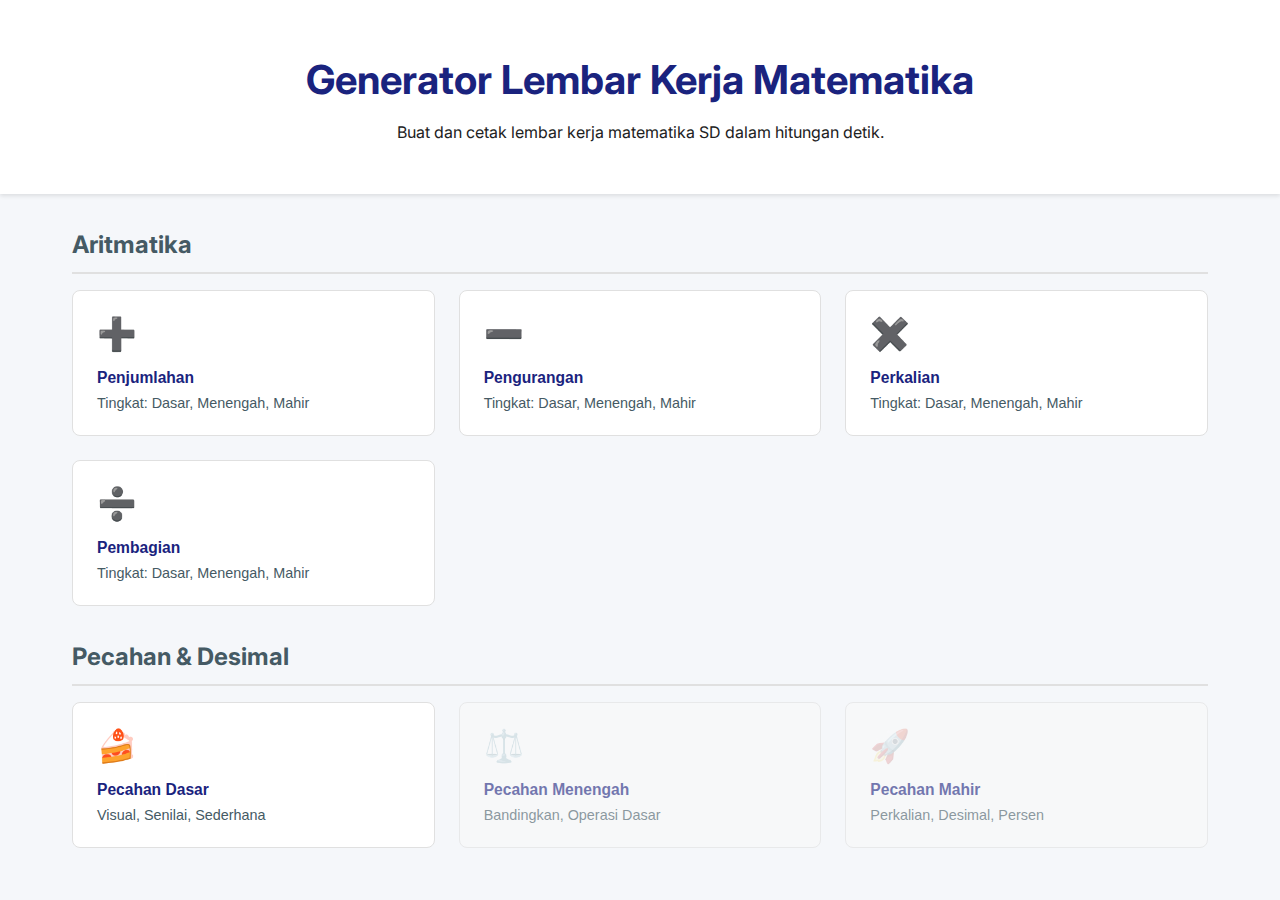
<file: index.html>
<!DOCTYPE html>
<html lang="id">

<head>
    <meta charset="UTF-8">
    <meta name="viewport" content="width=device-width, initial-scale=1.0">
    <title>Generator Lembar Kerja Matematika SD</title>
    <link rel="stylesheet" href="style.css">
    <link rel="preconnect" href="https://fonts.googleapis.com">
    <link rel="preconnect" href="https://fonts.gstatic.com" crossorigin>
    <link
        href="https://fonts.googleapis.com/css2?family=Inter:wght@400;500;600;700&family=Roboto+Mono:wght@400;500&display=swap"
        rel="stylesheet">
</head>

<body>
    <div id="app">
        <!-- Dashboard View -->
        <main id="dashboard-view" class="view active">
            <header class="dashboard-header">
                <h1>Generator Lembar Kerja Matematika</h1>
                <p>Buat dan cetak lembar kerja matematika SD dalam hitungan detik.</p>
            </header>

            <div class="topic-grid">
                <!-- Arithmetics Section -->
                <section class="topic-category">
                    <h2>Aritmatika</h2>
                    <div class="topic-cards">
                        <button class="topic-card" onclick="app.selectTopic('arithmetic', 'addition')">
                            <span class="icon">➕</span>
                            <h3>Penjumlahan</h3>
                            <p>Tingkat: Dasar, Menengah, Mahir</p>
                        </button>
                        <button class="topic-card" onclick="app.selectTopic('arithmetic', 'subtraction')">
                            <span class="icon">➖</span>
                            <h3>Pengurangan</h3>
                            <p>Tingkat: Dasar, Menengah, Mahir</p>
                        </button>
                        <button class="topic-card" onclick="app.selectTopic('arithmetic', 'multiplication')">
                            <span class="icon">✖️</span>
                            <h3>Perkalian</h3>
                            <p>Tingkat: Dasar, Menengah, Mahir</p>
                        </button>
                        <button class="topic-card" onclick="app.selectTopic('arithmetic', 'division')">
                            <span class="icon">➗</span>
                            <h3>Pembagian</h3>
                            <p>Tingkat: Dasar, Menengah, Mahir</p>
                        </button>
                    </div>
                </section>

                <!-- Fractions Section -->
                <section class="topic-category">
                    <h2>Pecahan & Desimal</h2>
                    <div class="topic-cards">
                        <button class="topic-card" onclick="app.selectTopic('fraction', 'fundamental')">
                            <span class="icon">🍰</span>
                            <h3>Pecahan Dasar</h3>
                            <p>Visual, Senilai, Sederhana</p>
                        </button>
                        <button class="topic-card disabled" disabled>
                            <span class="icon">⚖️</span>
                            <h3>Pecahan Menengah</h3>
                            <p>Bandingkan, Operasi Dasar</p>
                        </button>
                        <button class="topic-card disabled" disabled>
                            <span class="icon">🚀</span>
                            <h3>Pecahan Mahir</h3>
                            <p>Perkalian, Desimal, Persen</p>
                        </button>
                    </div>
                </section>
            </div>
        </main>

        <!-- Generator View -->
        <main id="generator-view" class="view">
            <aside class="sidebar no-print">
                <div class="sidebar-header">
                    <button onclick="app.navigateToDashboard()" class="back-btn">← Kembali</button>
                    <h2 id="current-topic-title">Topik</h2>
                    <button id="sidebar-close" class="mobile-only close-btn" onclick="app.toggleSidebar()">✕</button>
                </div>

                <div class="config-group">
                    <label>Sub-Topik</label>
                    <div id="subtopic-chips" class="chips-container">
                        <!-- Populated by JS -->
                    </div>
                </div>

                <div class="config-group">
                    <label>Jumlah Soal</label>
                    <div id="question-count-chips" class="chips-container">
                        <!-- Populated by JS -->
                    </div>
                </div>

                <div class="config-group">
                    <label class="checkbox-label">
                        <input type="checkbox" id="include-answer-key" onchange="app.updateConfig()">
                        Sertakan Kunci Jawaban
                    </label>
                </div>

                <div class="action-buttons">
                    <button onclick="app.regenerate()" class="btn-secondary">Acak Ulang</button>
                    <button onclick="window.print()" class="btn-primary">Cetak / Simpan PDF</button>
                </div>
            </aside>

            <div class="mobile-only mobile-floating-actions no-print">
                <button class="floating-btn" onclick="app.navigateToDashboard()" title="Kembali ke Dashboard">
                    <svg viewBox="0 0 24 24" width="24" height="24" fill="currentColor">
                        <path d="M10 20v-6h4v6h5v-8h3L12 3 2 12h3v8z" />
                    </svg>
                </button>
                <button id="mobile-config-toggle" class="floating-btn" onclick="app.toggleSidebar()" title="Pengaturan">
                    <svg viewBox="0 0 24 24" width="24" height="24" fill="currentColor">
                        <path
                            d="M19.14,12.94c0.04-0.3,0.06-0.61,0.06-0.94c0-0.32-0.02-0.64-0.07-0.94l2.03-1.58c0.18-0.14,0.23-0.41,0.12-0.61 l-1.92-3.32c-0.12-0.22-0.37-0.29-0.59-0.22l-2.39,0.96c-0.5-0.38-1.03-0.7-1.62-0.94L14.4,2.81c-0.04-0.24-0.24-0.41-0.48-0.41 h-3.84c-0.24,0-0.43,0.17-0.47,0.41L9.25,5.35C8.66,5.59,8.12,5.92,7.63,6.29L5.24,5.33c-0.22-0.08-0.47,0-0.59,0.22L2.74,8.87 C2.62,9.08,2.66,9.34,2.86,9.48l2.03,1.58C4.84,11.36,4.8,11.69,4.8,12s0.02,0.64,0.07,0.94l-2.03,1.58 c-0.18,0.14-0.23,0.41-0.12,0.61l1.92,3.32c0.12,0.22,0.37,0.29,0.59,0.22l2.39-0.96c0.5,0.38,1.03,0.7,1.62,0.94l0.36,2.54 c0.05,0.24,0.24,0.41,0.48,0.41h3.84c0.24,0,0.44-0.17,0.47-0.41l0.36-2.54c0.59-0.24,1.13-0.56,1.62-0.94l2.39,0.96 c0.22,0.08,0.47,0,0.59-0.22l1.92-3.32c0.12-0.22,0.07-0.47-0.12-0.61L19.14,12.94z M12,15.6c-1.98,0-3.6-1.62-3.6-3.6 s1.62-3.6,3.6-3.6s3.6,1.62,3.6,3.6S13.98,15.6,12,15.6z" />
                    </svg>
                </button>
            </div>

            <section class="preview-area">
                <div id="worksheet-preview" class="worksheet-page">
                    <header class="worksheet-header">
                        <div class="header-left">
                            <h1 id="worksheet-title">Lembar Kerja</h1>
                            <p id="worksheet-subtitle">Topik</p>
                        </div>
                        <div class="header-right">
                            <div class="field">Nama: _________________</div>
                            <div class="field">Kelas: _________________</div>
                            <div class="field">Tanggal: _______________</div>
                        </div>
                    </header>

                    <div id="problems-container" class="problems-grid">
                        <!-- Problems injected here -->
                    </div>

                    <footer class="worksheet-footer">
                        Halaman 1 &bull; Dibuat dengan Generator Lembar Kerja Matematika
                    </footer>
                </div>

                <div id="answer-key-page" class="worksheet-page answer-key" style="display: none;">
                    <header class="worksheet-header">
                        <h1>Kunci Jawaban</h1>
                        <p id="answer-key-subtitle">Topik</p>
                    </header>

                    <div id="answers-container" class="answers-grid">
                        <!-- Answers injected here -->
                    </div>

                    <footer class="worksheet-footer">
                        Kunci Jawaban &bull; Dibuat dengan Generator Lembar Kerja Matematika
                    </footer>
                </div>
            </section>
        </main>
    </div>

    <script src="generators/fraction.js"></script>
    <script src="generators/arithmetic.js"></script>
    <script src="app.js"></script>
</body>

</html>
</file>
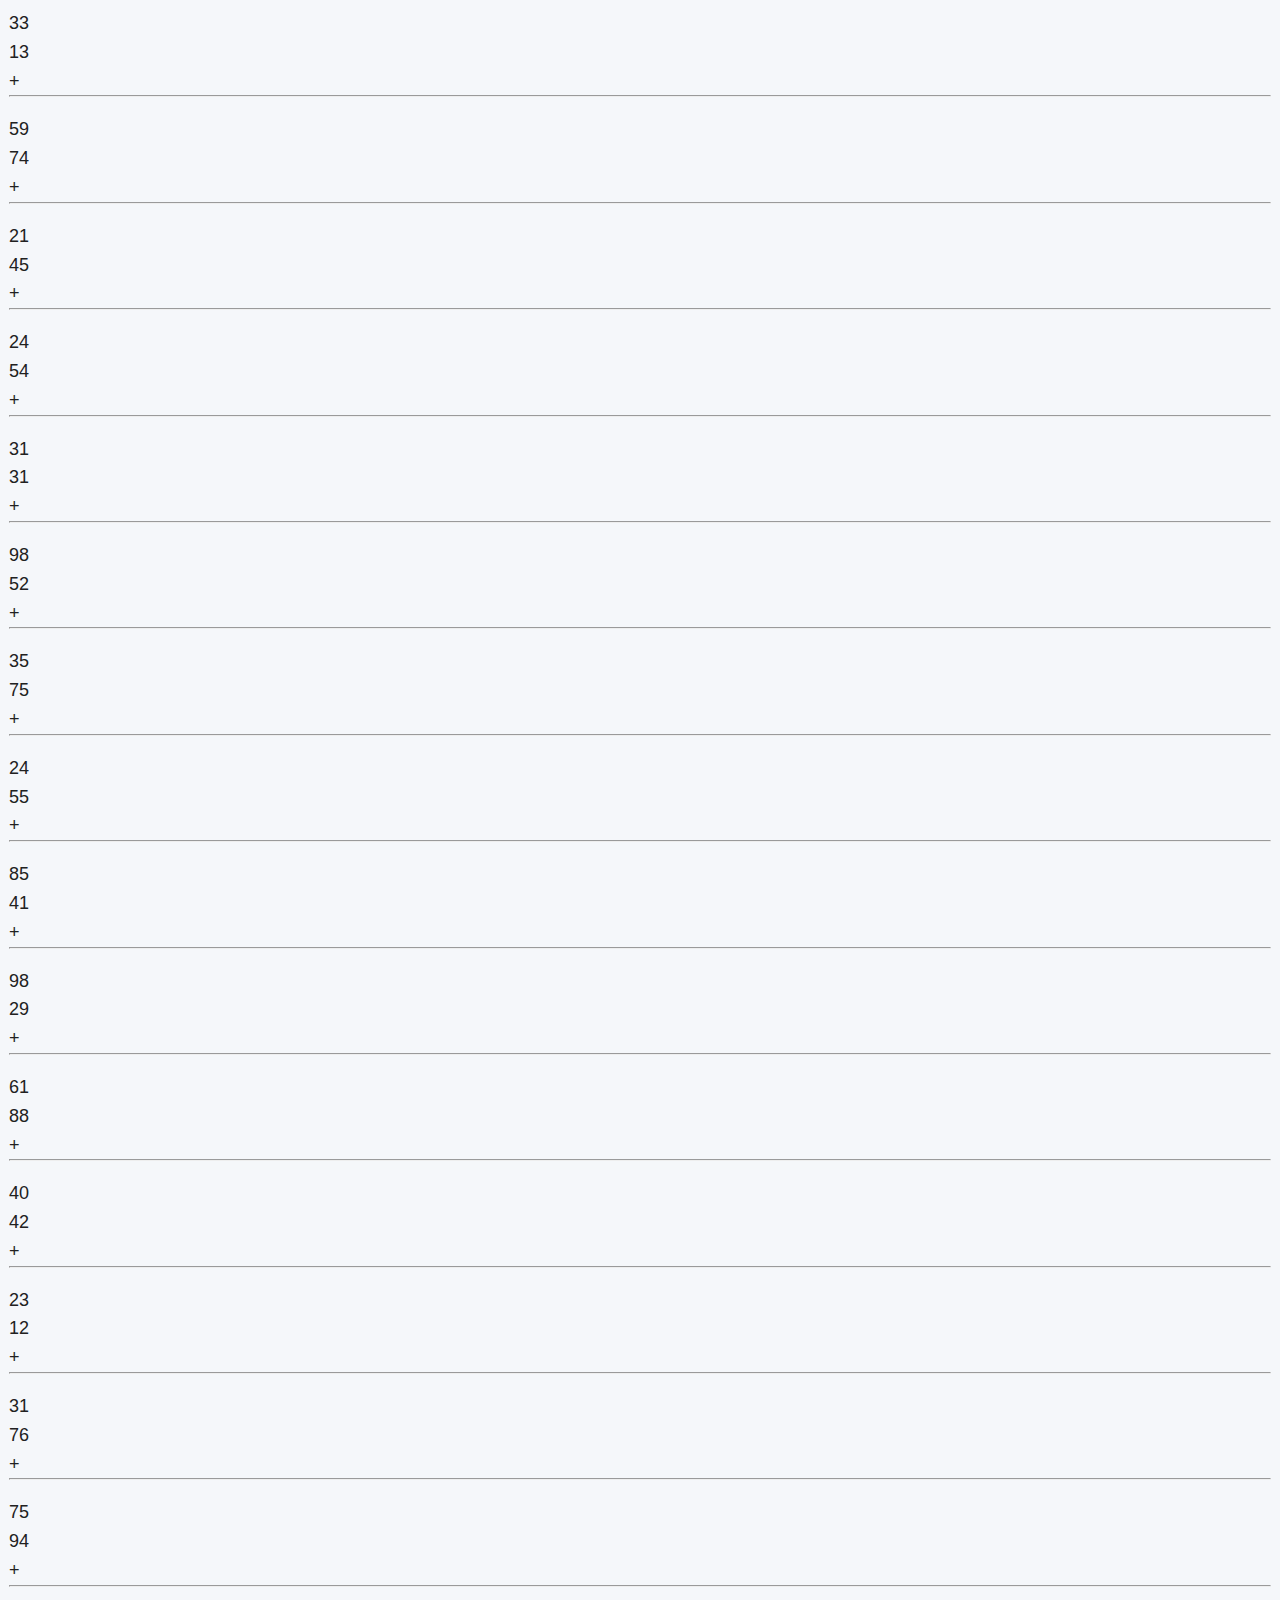
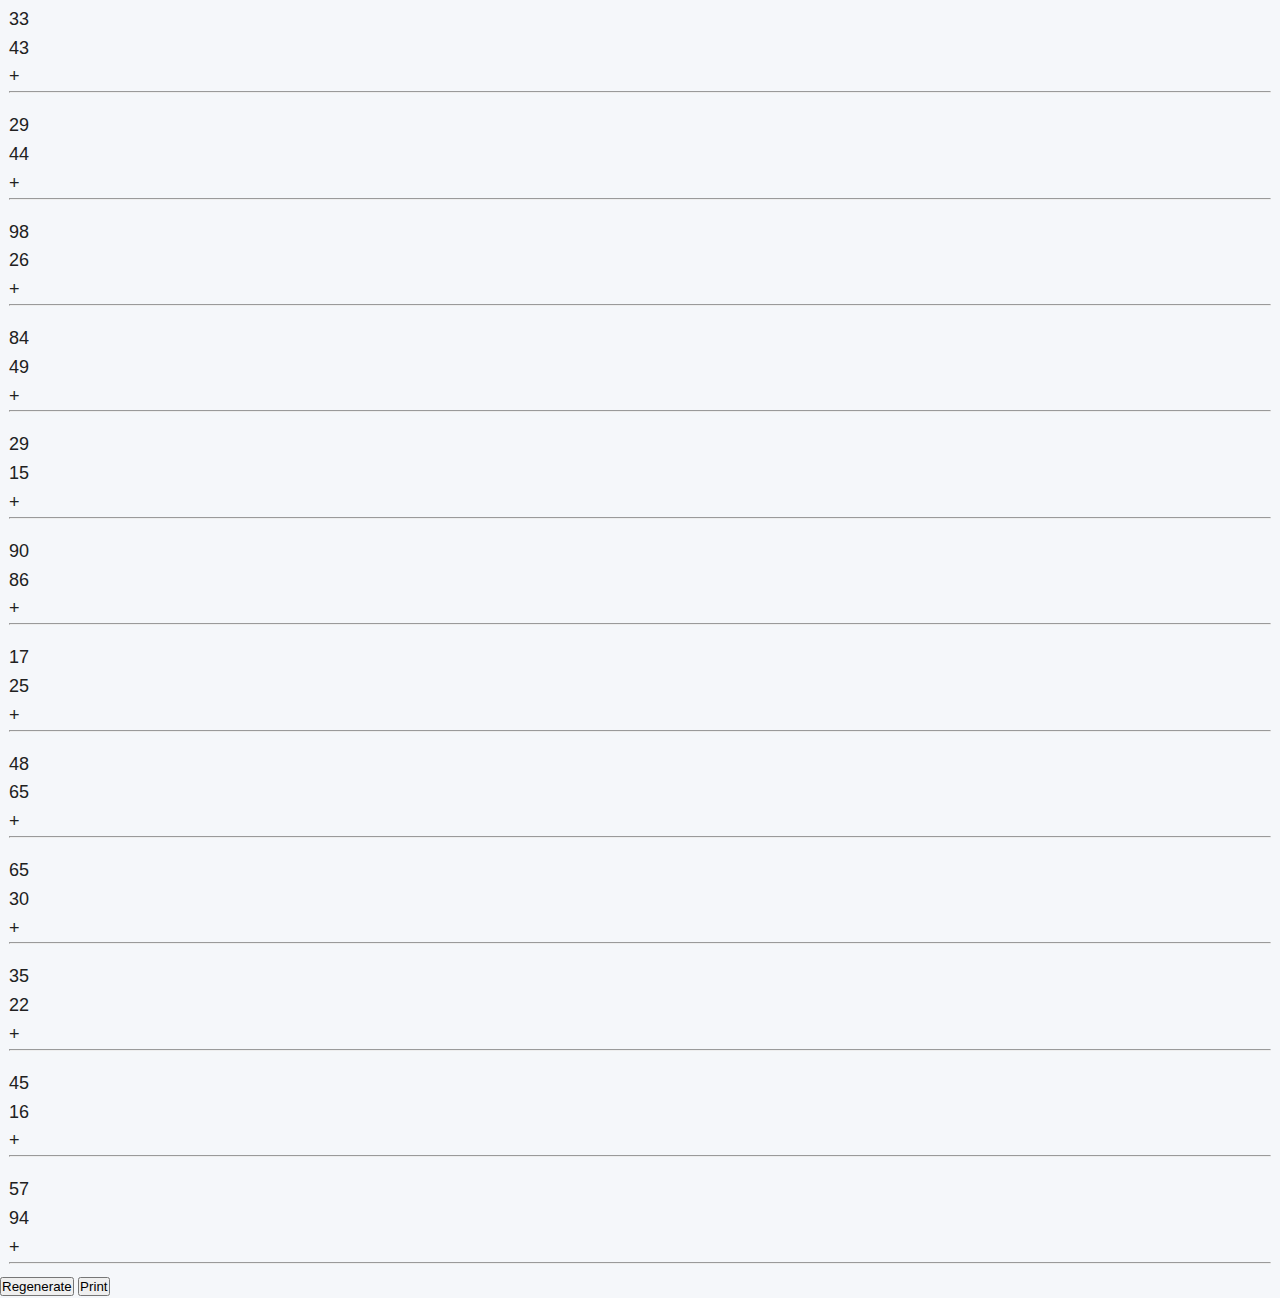
<file: addition.html>
<!DOCTYPE html>
<html lang="en">
<head>
    <meta charset="UTF-8">
    <meta name="viewport" content="width=device-width, initial-scale=1.0">
    <title>Addition Worksheet</title>
    <link rel="stylesheet" href="style.css">
    <script src="addition.js"></script>
</head>
<body onload="generateProblems()">
    <div id="worksheet">
        <!-- Problems will be generated here by JS -->
    </div>
    <div class="buttons">
        <button onclick="generateProblems()">Regenerate</button>
        <button onclick="printWorksheet()">Print</button>
    </div>
</body>
</html>
</file>
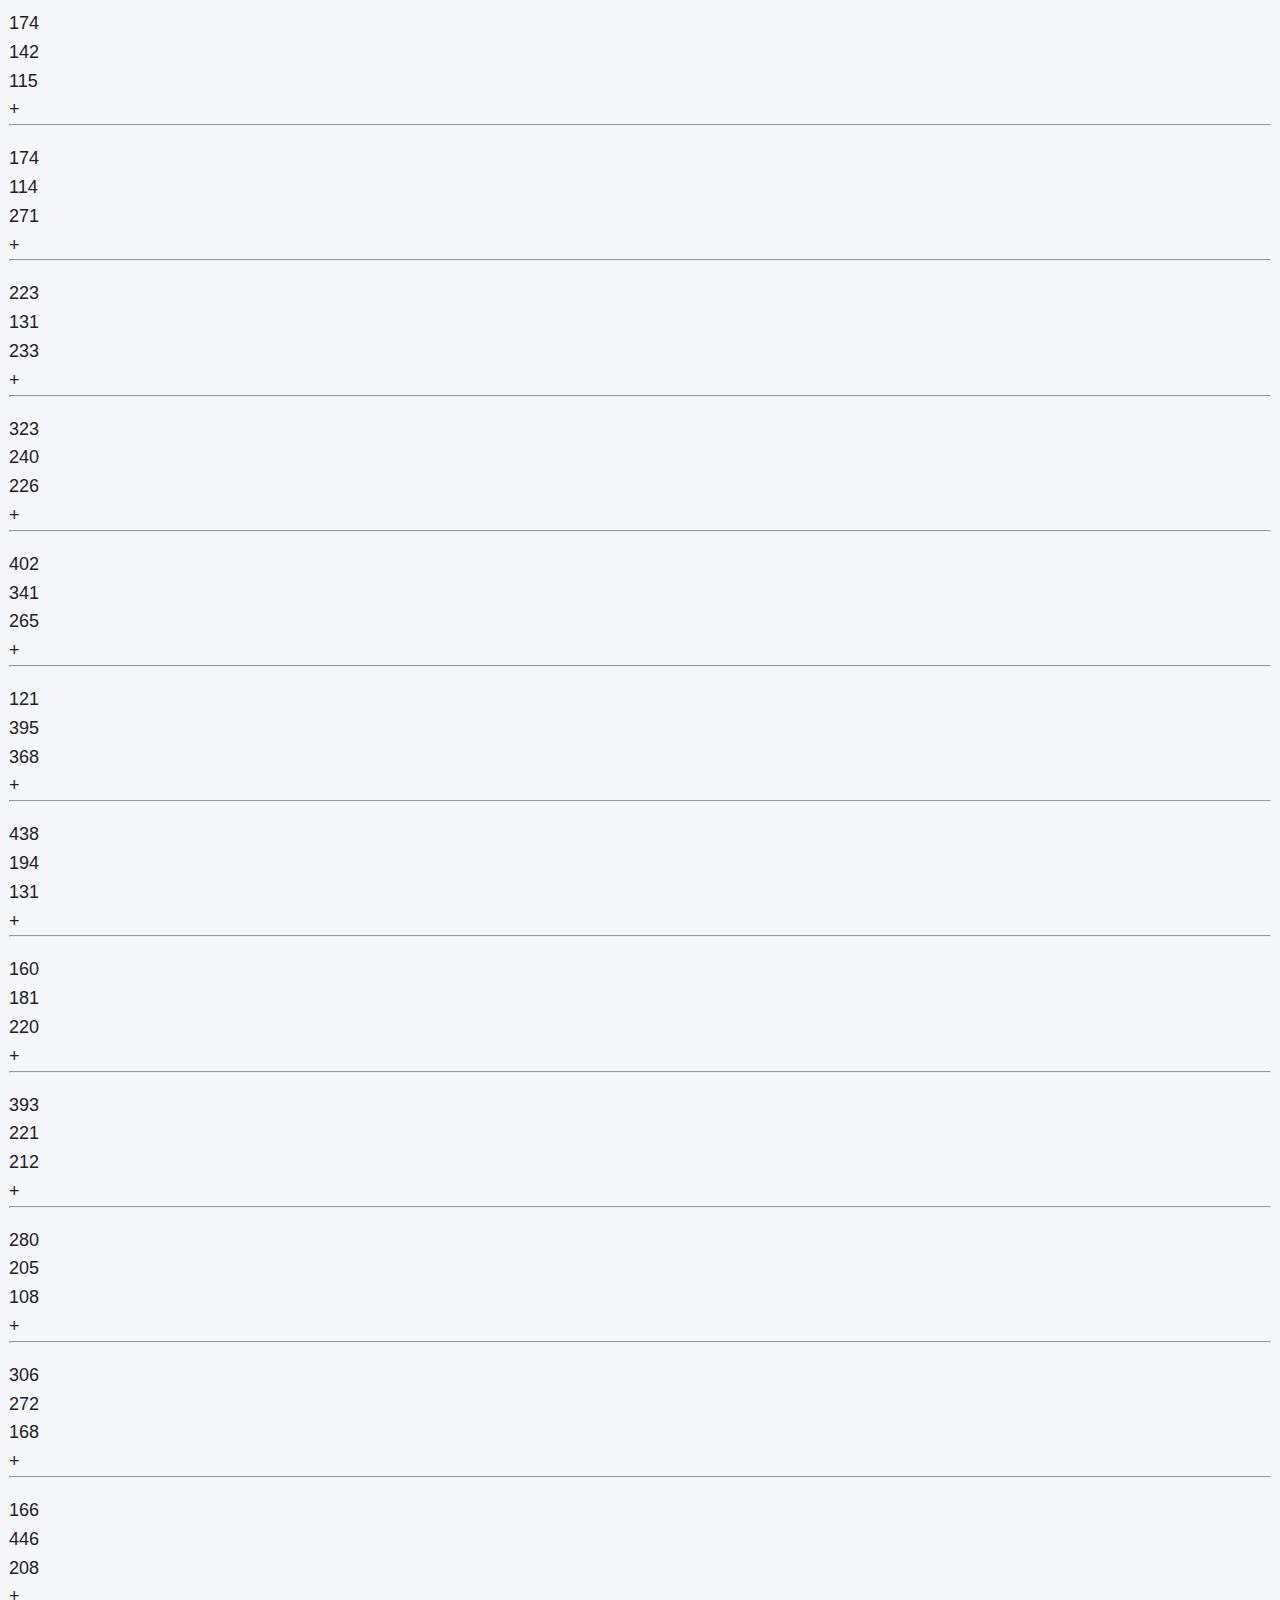
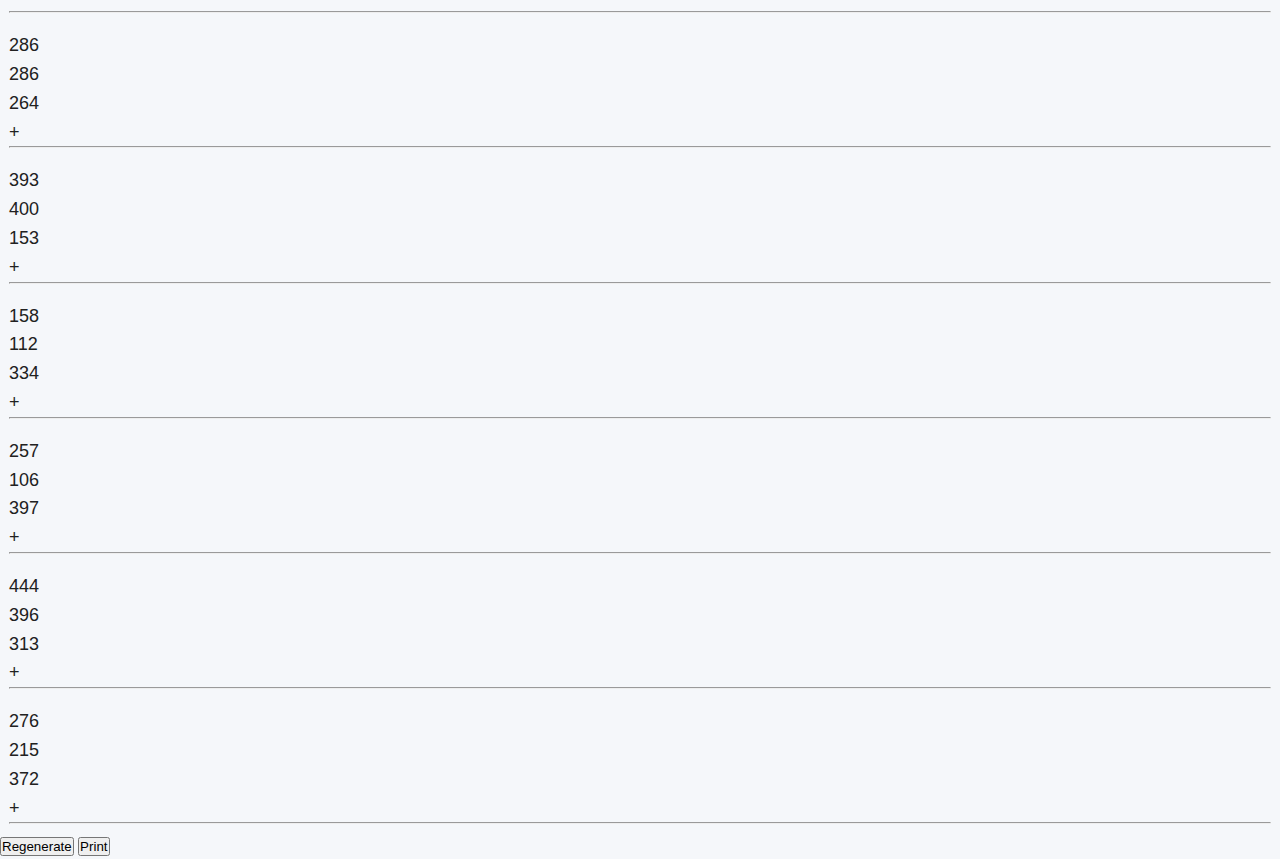
<file: addition_three.html>
<!DOCTYPE html>
<html lang="en">
<head>
    <meta charset="UTF-8">
    <meta name="viewport" content="width=device-width, initial-scale=1.0">
    <title>Three Number Addition Worksheet</title>
    <link rel="stylesheet" href="style.css">
    <script src="addition_three.js"></script>
</head>
<body onload="generateProblems()">
    <div id="worksheet">
        <!-- Problems will be generated here by JS -->
    </div>
    <div class="buttons">
        <button onclick="generateProblems()">Regenerate</button>
        <button onclick="printWorksheet()">Print</button>
    </div>
</body>
</html>
</file>
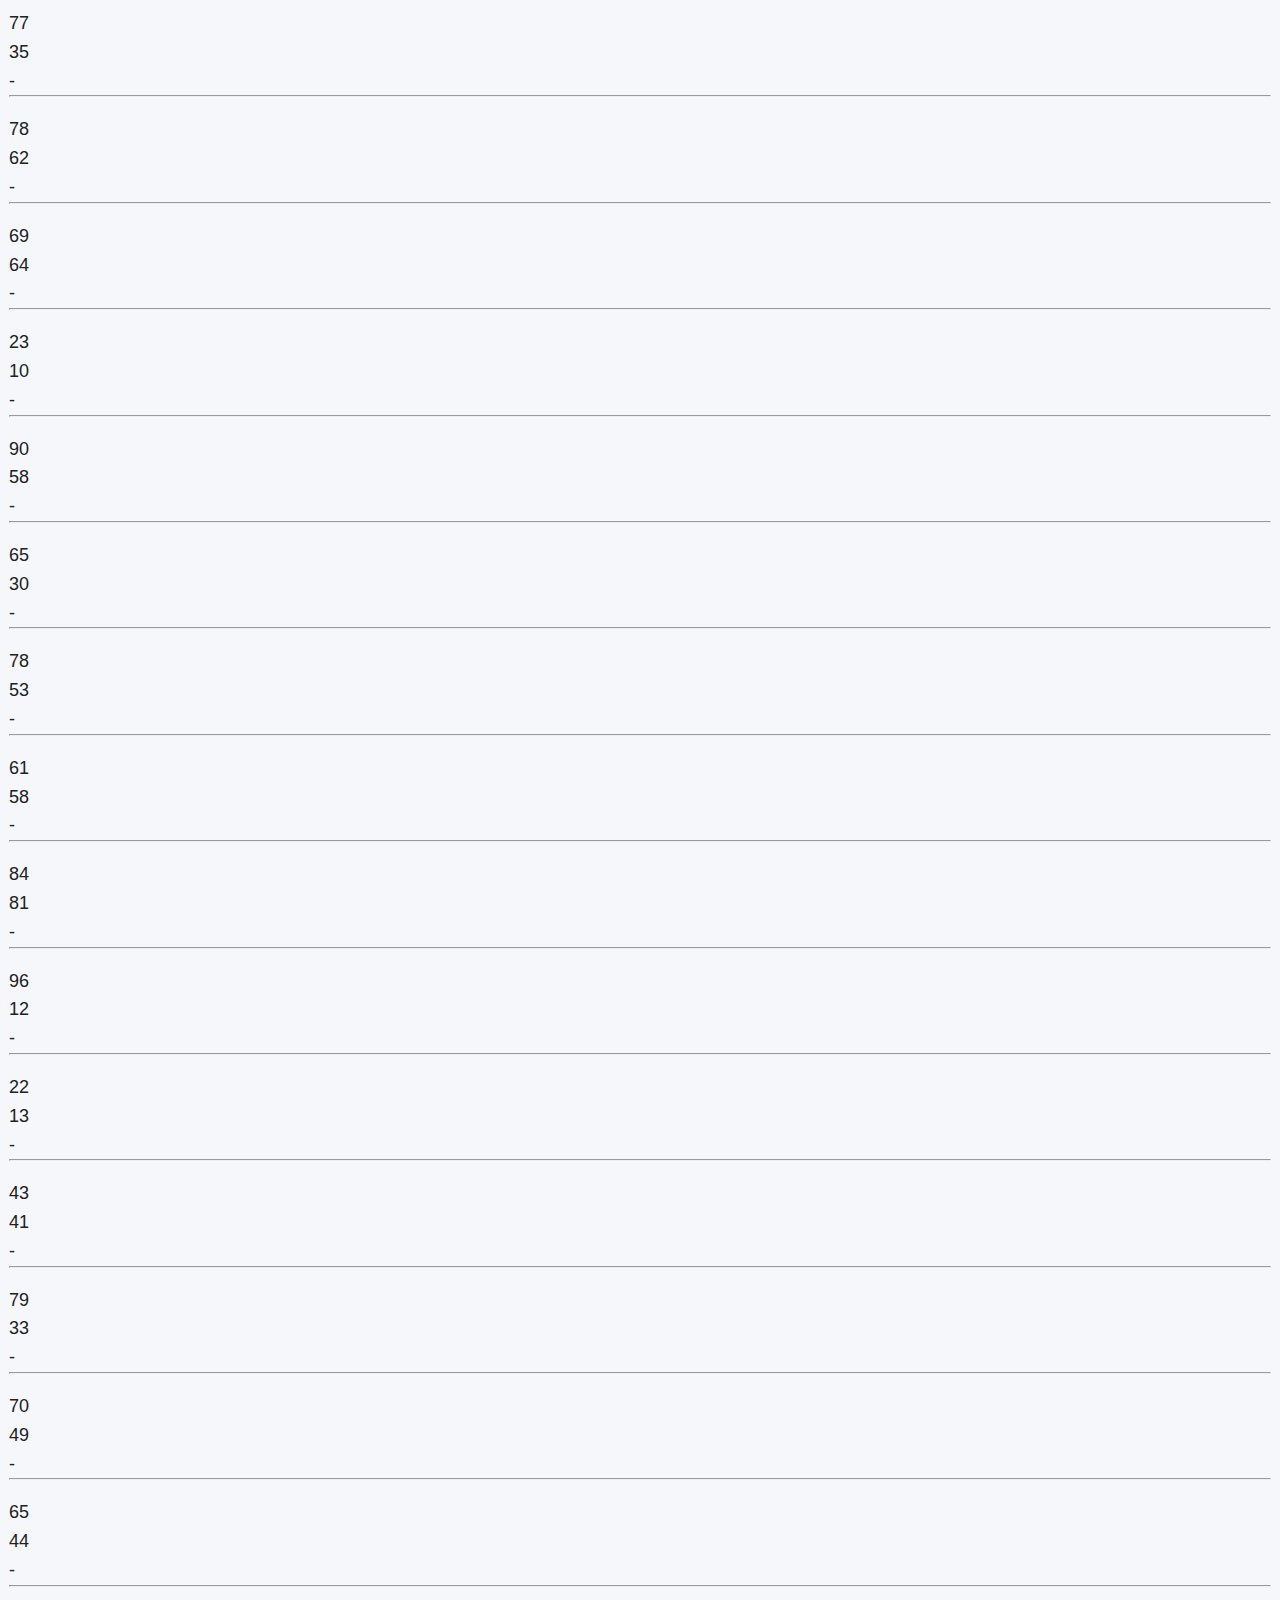
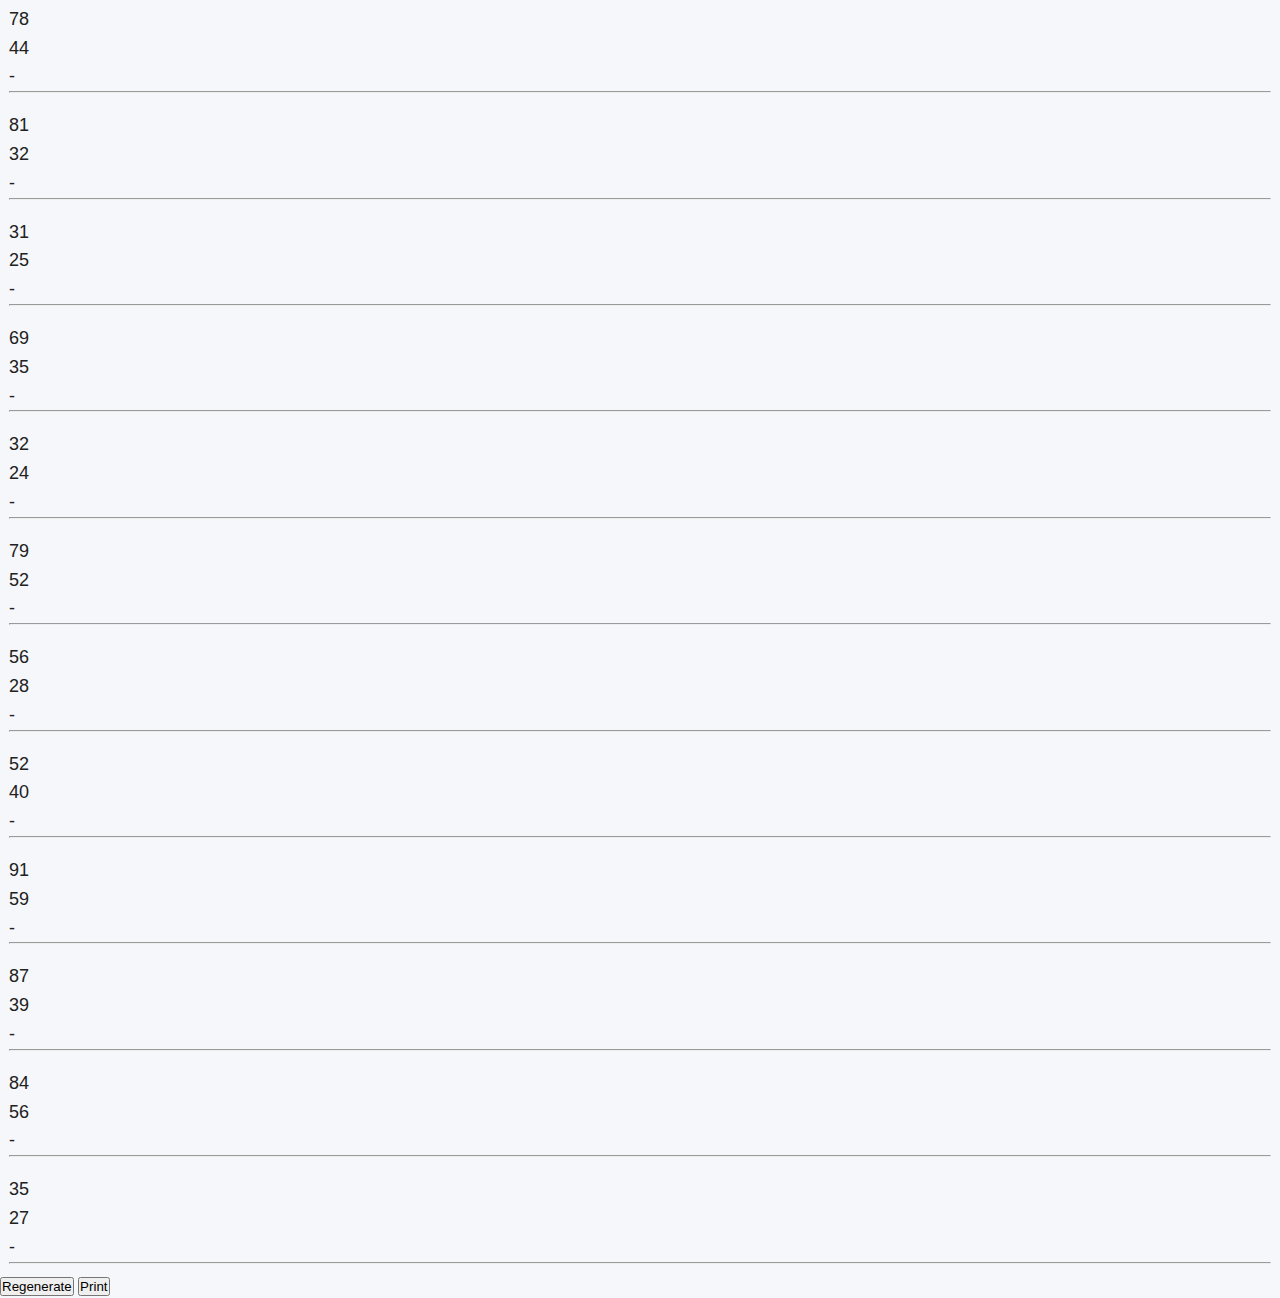
<file: subtraction.html>
<!DOCTYPE html>
<html lang="en">
<head>
    <meta charset="UTF-8">
    <meta name="viewport" content="width=device-width, initial-scale=1.0">
    <title>Subtraction Worksheet</title>
    <link rel="stylesheet" href="style.css">
    <script src="subtraction.js"></script>
</head>
<body onload="generateProblems()">
    <div id="worksheet">
        <!-- Problems will be generated here by JS -->
    </div>
    <div class="buttons">
        <button onclick="generateProblems()">Regenerate</button>
        <button onclick="printWorksheet()">Print</button>
    </div>
</body>
</html>
</file>
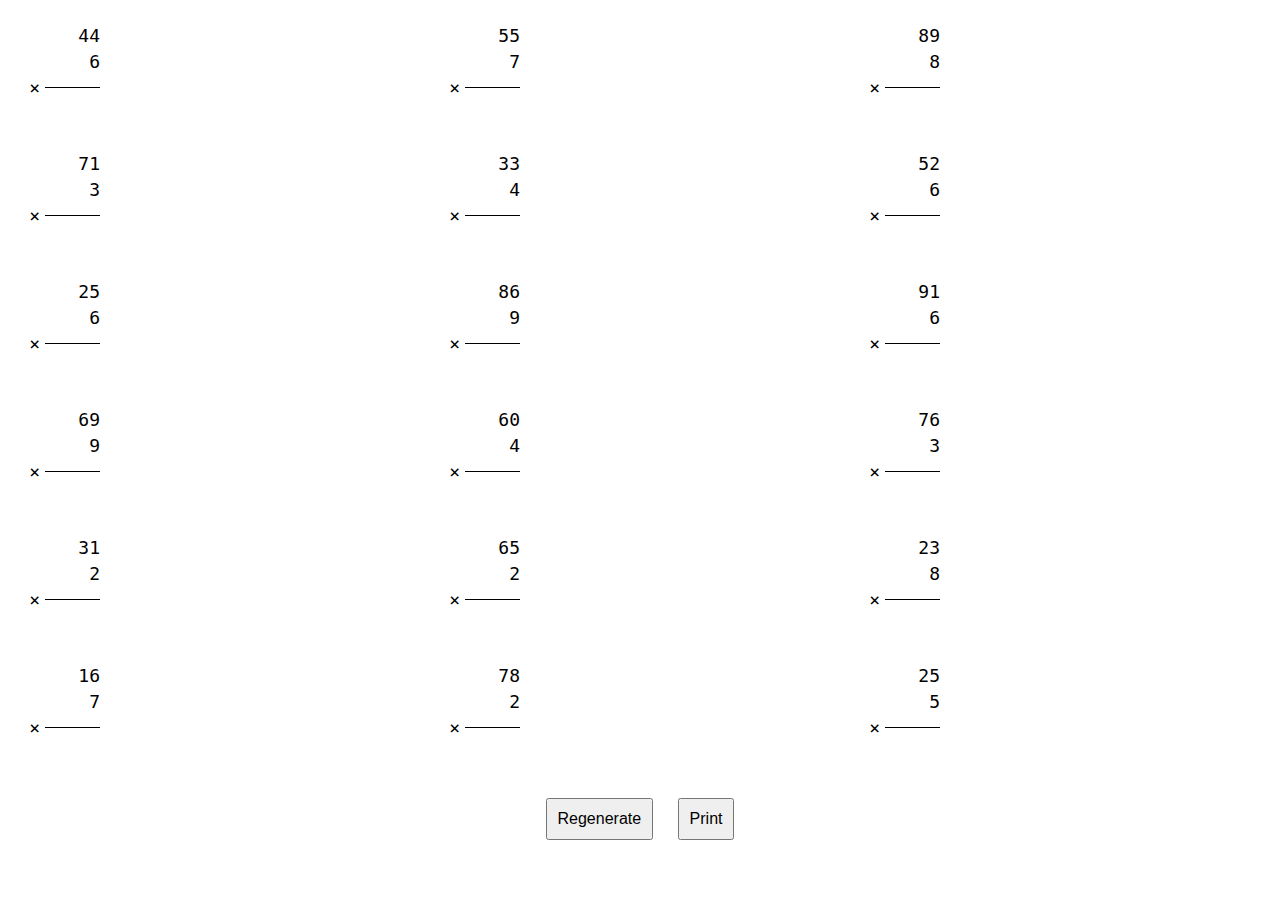
<file: arithmetics/multiplication.html>
<!DOCTYPE html>
<html lang="en">
<head>
    <meta charset="UTF-8">
    <meta name="viewport" content="width=device-width, initial-scale=1.0">
    <title>Multiplication Worksheet</title>
    <link rel="stylesheet" href="style.css">
    <script src="multiplication.js"></script>
</head>
<body onload="generateProblems()">
    <div id="worksheet">
        <!-- Problems will be generated here by JS -->
    </div>
    <div class="buttons">
        <button onclick="generateProblems()">Regenerate</button>
        <button onclick="printWorksheet()">Print</button>
    </div>
</body>
</html>
</file>
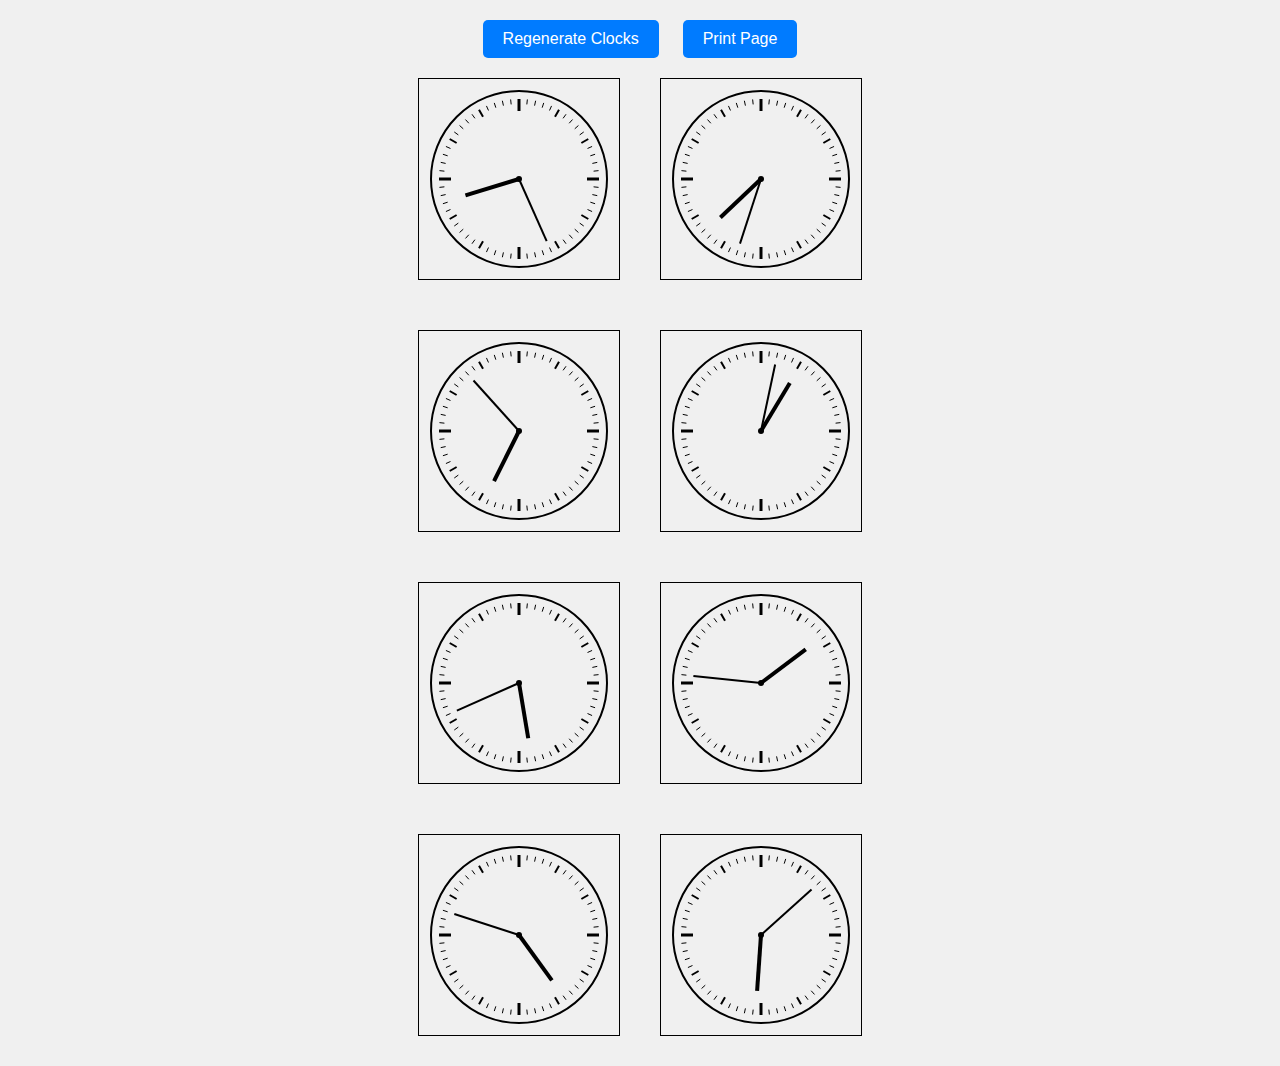
<file: clock/analog_clock.html>
<!DOCTYPE html>
<html lang="en">
<head>
    <meta charset="UTF-8">
    <meta name="viewport" content="width=device-width, initial-scale=1.0">
    <title>Analog Clock Display</title>
    <link rel="stylesheet" href="style.css">
</head>
<body>
    <div class="button-container">
        <button onclick="regenerateClocks()">Regenerate Clocks</button>
        <button onclick="window.print()">Print Page</button>
    </div>
    <div class="clock-grid">
        <div class="clock-container">
            <canvas id="clock1" width="200" height="200"></canvas>
        </div>
        <div class="clock-container">
            <canvas id="clock2" width="200" height="200"></canvas>
        </div>
        <div class="clock-container">
            <canvas id="clock3" width="200" height="200"></canvas>
        </div>
        <div class="clock-container">
            <canvas id="clock4" width="200" height="200"></canvas>
        </div>
        <div class="clock-container">
            <canvas id="clock5" width="200" height="200"></canvas>
        </div>
        <div class="clock-container">
            <canvas id="clock6" width="200" height="200"></canvas>
        </div>
        <div class="clock-container">
            <canvas id="clock7" width="200" height="200"></canvas>
        </div>
        <div class="clock-container">
            <canvas id="clock8" width="200" height="200"></canvas>
        </div>
    </div>
    <script src="script.js"></script>
</body>
</html>
</file>
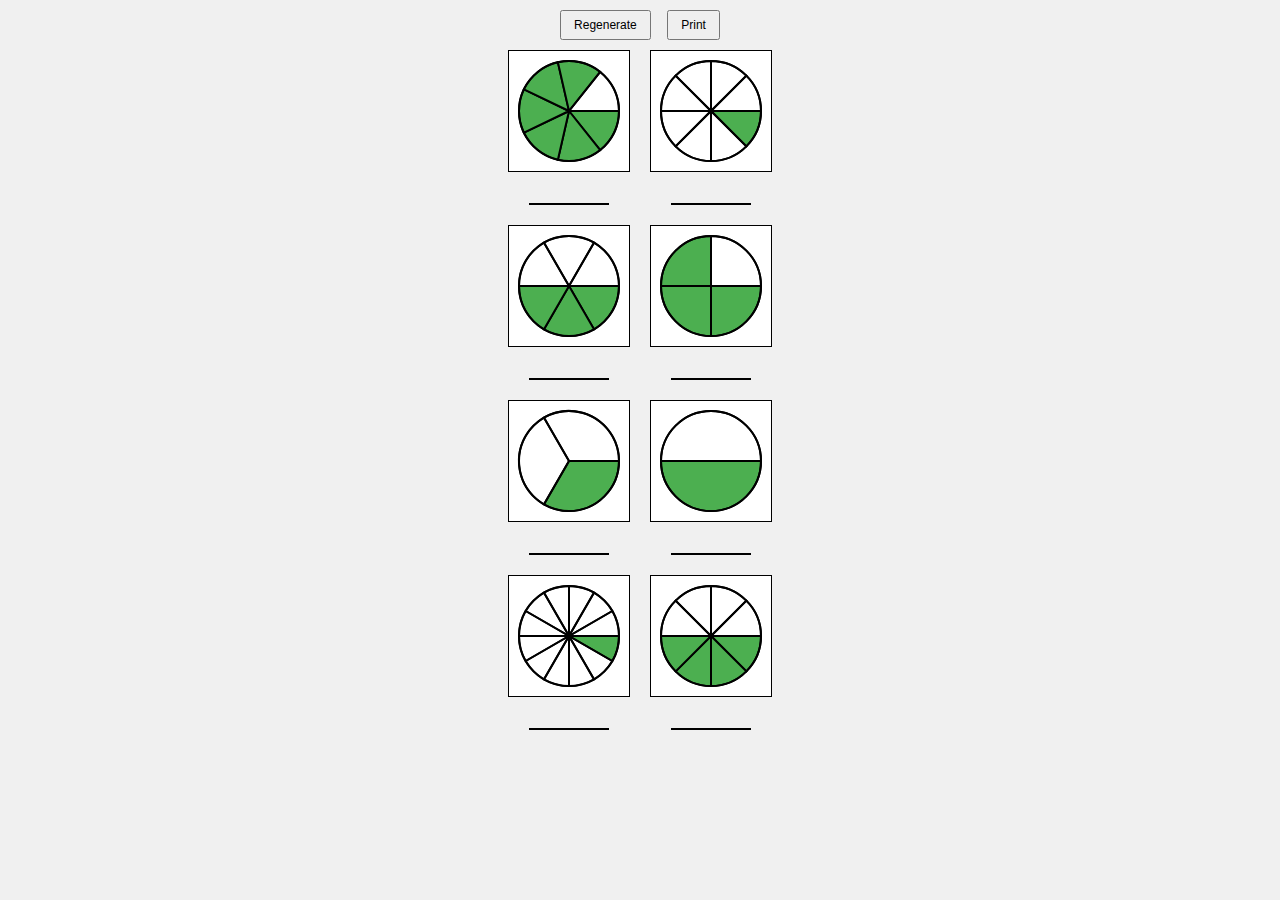
<file: fraction/proper_fraction.html>
<!DOCTYPE html>
<html lang="en">
<head>
    <meta charset="UTF-8">
    <meta name="viewport" content="width=device-width, initial-scale=1.0">
    <title>Proper Fraction Worksheet</title>
    <link rel="stylesheet" href="styles.css">
</head>
<body>
    <div class="buttons">
        <button id="regenerate">Regenerate</button>
        <button id="print">Print</button>
    </div>
    <div class="worksheet">
        <div class="figure">
            <canvas id="canvas1" width="120" height="120"></canvas>
            <div class="fraction-space"></div>
        </div>
        <div class="figure">
            <canvas id="canvas2" width="120" height="120"></canvas>
            <div class="fraction-space"></div>
        </div>
        <div class="figure">
            <canvas id="canvas3" width="120" height="120"></canvas>
            <div class="fraction-space"></div>
        </div>
        <div class="figure">
            <canvas id="canvas4" width="120" height="120"></canvas>
            <div class="fraction-space"></div>
        </div>
        <div class="figure">
            <canvas id="canvas5" width="120" height="120"></canvas>
            <div class="fraction-space"></div>
        </div>
        <div class="figure">
            <canvas id="canvas6" width="120" height="120"></canvas>
            <div class="fraction-space"></div>
        </div>
        <div class="figure">
            <canvas id="canvas7" width="120" height="120"></canvas>
            <div class="fraction-space"></div>
        </div>
        <div class="figure">
            <canvas id="canvas8" width="120" height="120"></canvas>
            <div class="fraction-space"></div>
        </div>
    </div>
    <script src="script.js"></script>
</body>
</html>
</file>
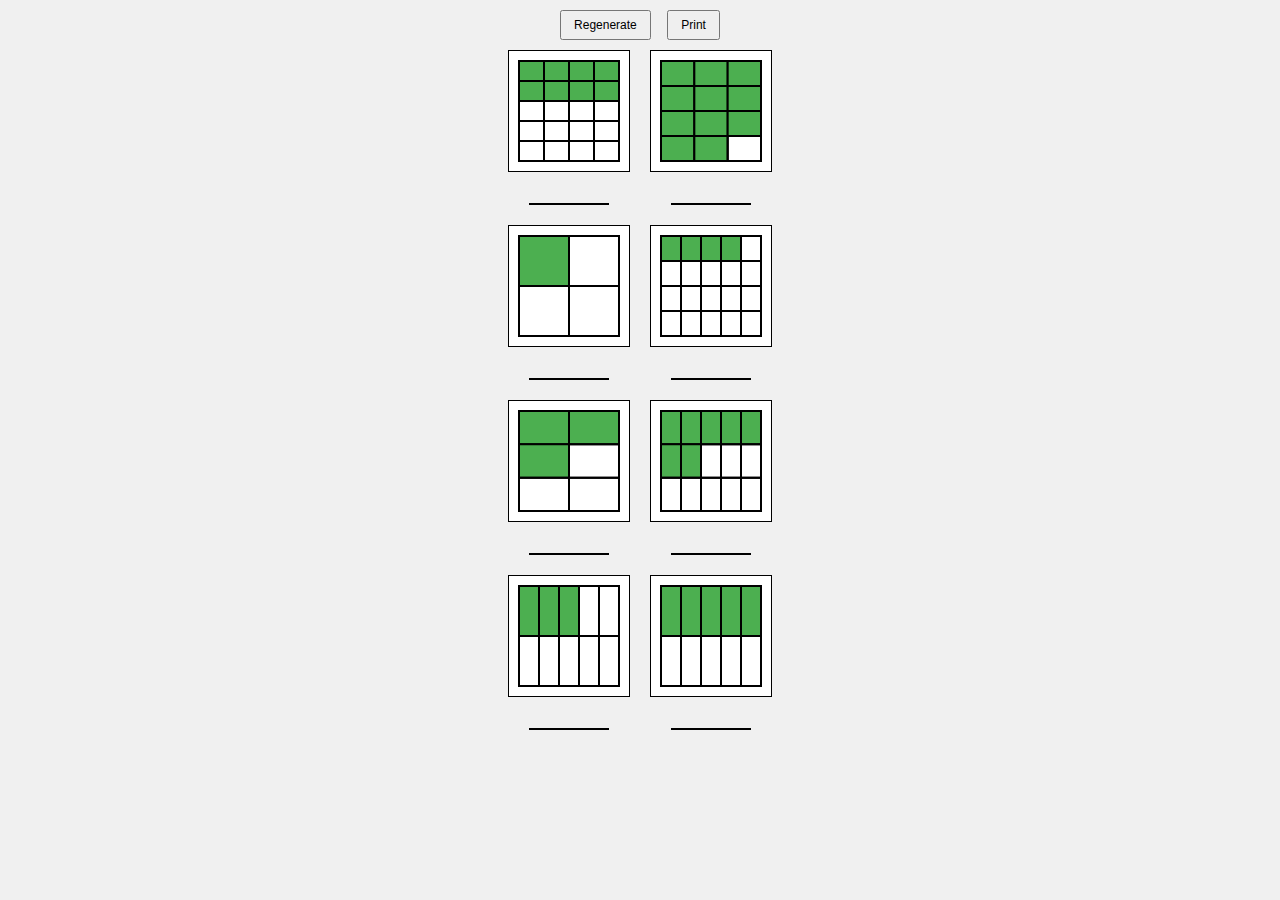
<file: fraction/proper_fraction_rect.html>
<!DOCTYPE html>
<html lang="en">
<head>
    <meta charset="UTF-8">
    <meta name="viewport" content="width=device-width, initial-scale=1.0">
    <title>Proper Fraction Grid Worksheet</title>
    <link rel="stylesheet" href="proper_fraction_rect.css">
</head>
<body>
    <div class="buttons">
        <button id="regenerate">Regenerate</button>
        <button id="print">Print</button>
    </div>
    <div class="worksheet">
        <div class="figure">
            <canvas id="canvas1" width="120" height="120"></canvas>
            <div class="fraction-space"></div>
        </div>
        <div class="figure">
            <canvas id="canvas2" width="120" height="120"></canvas>
            <div class="fraction-space"></div>
        </div>
        <div class="figure">
            <canvas id="canvas3" width="120" height="120"></canvas>
            <div class="fraction-space"></div>
        </div>
        <div class="figure">
            <canvas id="canvas4" width="120" height="120"></canvas>
            <div class="fraction-space"></div>
        </div>
        <div class="figure">
            <canvas id="canvas5" width="120" height="120"></canvas>
            <div class="fraction-space"></div>
        </div>
        <div class="figure">
            <canvas id="canvas6" width="120" height="120"></canvas>
            <div class="fraction-space"></div>
        </div>
        <div class="figure">
            <canvas id="canvas7" width="120" height="120"></canvas>
            <div class="fraction-space"></div>
        </div>
        <div class="figure">
            <canvas id="canvas8" width="120" height="120"></canvas>
            <div class="fraction-space"></div>
        </div>
    </div>
    <script src="proper_fraction_rect.js"></script>
</body>
</html>
</file>
<file: style.css>
:root {
    --primary-color: #1A237E;
    /* Deep Indigo */
    --secondary-color: #455A64;
    /* Slate Grey */
    --accent-color: #3F51B5;
    --background-color: #F5F7FA;
    --surface-color: #FFFFFF;
    --text-color: #212121;
    --border-color: #E0E0E0;
    --shadow: 0 2px 4px rgba(0, 0, 0, 0.1);
    --font-heading: 'Inter', sans-serif;
    --font-body: 'Inter', sans-serif;
    --font-mono: 'Roboto Mono', monospace;
}

* {
    box-sizing: border-box;
    margin: 0;
    padding: 0;
}

body {
    font-family: var(--font-body);
    background-color: var(--background-color);
    color: var(--text-color);
    line-height: 1.6;
}

/* Layout */
#app {
    min-height: 100vh;
}

.view {
    display: none;
}

.view.active {
    display: block;
}

/* Dashboard */
.dashboard-header {
    background-color: var(--surface-color);
    padding: 3rem 2rem;
    text-align: center;
    box-shadow: var(--shadow);
    margin-bottom: 2rem;
}

.dashboard-header h1 {
    color: var(--primary-color);
    font-size: 2.5rem;
    margin-bottom: 0.5rem;
}

.topic-grid {
    max-width: 1200px;
    margin: 0 auto;
    padding: 0 2rem;
    display: grid;
    gap: 2rem;
}

.topic-category h2 {
    color: var(--secondary-color);
    margin-bottom: 1rem;
    border-bottom: 2px solid var(--border-color);
    padding-bottom: 0.5rem;
}

.topic-cards {
    display: grid;
    grid-template-columns: repeat(auto-fill, minmax(280px, 1fr));
    gap: 1.5rem;
}

.topic-card {
    background: var(--surface-color);
    border: 1px solid var(--border-color);
    border-radius: 8px;
    padding: 1.5rem;
    text-align: left;
    cursor: pointer;
    transition: transform 0.2s, box-shadow 0.2s;
    display: flex;
    flex-direction: column;
    align-items: flex-start;
}

.topic-card:not(:disabled):hover {
    transform: translateY(-4px);
    box-shadow: 0 8px 16px rgba(0, 0, 0, 0.1);
    border-color: var(--accent-color);
}

.topic-card .icon {
    font-size: 2rem;
    margin-bottom: 1rem;
}

.topic-card h3 {
    color: var(--primary-color);
    margin-bottom: 0.5rem;
}

.topic-card p {
    color: var(--secondary-color);
    font-size: 0.9rem;
}

.topic-card:disabled,
.topic-cards.disabled .topic-card {
    opacity: 0.6;
    cursor: not-allowed;
    background-color: #f9f9f9;
}

/* Generator View */
#generator-view {
    display: none;
    /* Hidden by default */
    min-height: 100vh;
}

#generator-view.active {
    display: grid;
    grid-template-columns: 300px 1fr;
}

/* Sidebar */
.sidebar {
    background: var(--surface-color);
    border-right: 1px solid var(--border-color);
    padding: 1.5rem;
    height: 100vh;
    position: sticky;
    top: 0;
    overflow-y: auto;
}

.sidebar-header {
    margin-bottom: 2rem;
}

.back-btn {
    background: none;
    border: none;
    color: var(--secondary-color);
    cursor: pointer;
    font-weight: 500;
    margin-bottom: 1rem;
    padding: 0;
}

.back-btn:hover {
    color: var(--primary-color);
}

.config-group {
    margin-bottom: 1.5rem;
}

.config-group label {
    display: block;
    font-weight: 500;
    margin-bottom: 0.5rem;
    color: var(--secondary-color);
}

.config-group select,
.config-group input[type="number"] {
    width: 100%;
    padding: 0.5rem;
    border: 1px solid var(--border-color);
    border-radius: 4px;
    font-size: 1rem;
}

.chips-container {
    display: flex;
    flex-wrap: wrap;
    gap: 0.5rem;
    margin-top: 0.5rem;
}

.chip {
    padding: 0.5rem 0.8rem;
    border: 1px solid var(--border-color);
    border-radius: 20px;
    background: var(--surface-color);
    color: var(--secondary-color);
    font-size: 0.85rem;
    font-weight: 500;
    cursor: pointer;
    transition: all 0.2s;
    white-space: nowrap;
}

.chip:hover {
    border-color: var(--accent-color);
    color: var(--accent-color);
}

.chip.active {
    background-color: var(--primary-color);
    border-color: var(--primary-color);
    color: white;
}

.checkbox-label {
    display: flex;
    align-items: center;
    gap: 0.5rem;
    cursor: pointer;
}

.action-buttons {
    display: flex;
    flex-direction: column;
    gap: 1rem;
    margin-top: 2rem;
}

button.btn-primary,
button.btn-secondary {
    padding: 0.75rem 1rem;
    border-radius: 4px;
    cursor: pointer;
    font-weight: 600;
    font-family: var(--font-heading);
    transition: background-color 0.2s;
}

button.btn-primary {
    background-color: var(--primary-color);
    color: white;
    border: none;
}

button.btn-primary:hover {
    background-color: #121858;
}

button.btn-secondary {
    background-color: transparent;
    color: var(--primary-color);
    border: 1px solid var(--primary-color);
}

button.btn-secondary:hover {
    background-color: rgba(63, 81, 181, 0.05);
}


/* Preview Area & Worksheet Layout */
.preview-area {
    padding: 2rem;
    background-color: #525659;
    /* Standard PDF viewer background */
    overflow-y: auto;
    display: flex;
    flex-direction: column;
    align-items: center;
    gap: 2rem;
}

.worksheet-page {
    background: white;
    width: 210mm;
    /* A4 width */
    min-height: 297mm;
    /* A4 height */
    padding: 20mm;
    box-shadow: 0 4px 8px rgba(0, 0, 0, 0.2);
    position: relative;
    display: flex;
    flex-direction: column;
}

.worksheet-header {
    display: flex;
    justify-content: space-between;
    align-items: flex-start;
    border-bottom: 2px solid var(--text-color);
    padding-bottom: 1rem;
    margin-bottom: 2rem;
}

.header-left h1 {
    font-size: 1.4rem;
    margin-bottom: 0.2rem;
    color: var(--text-color);
}

.header-left p {
    font-size: 0.9rem;
    color: var(--secondary-color);
}

.header-right {
    text-align: right;
    width: 40%;
}

.header-right .field {
    margin-bottom: 0.5rem;
    font-size: 1rem;
    border-bottom: 1px dashed var(--border-color);
    padding-bottom: 2px;
}

.problems-grid {
    display: grid;
    grid-template-columns: repeat(2, 1fr);
    /* Default 2 columns */
    gap: 4rem 2rem;
    /* Increased vertical gap from 3rem to 4rem */
    flex-grow: 1;
    align-content: start;
}

.answers-grid {
    display: grid;
    grid-template-columns: repeat(5, 1fr);
    gap: 1.5rem 1rem;
    flex-grow: 1;
    align-content: start;
}

.problem-card {
    display: flex;
    align-items: center;
    gap: 0.5rem;
    break-inside: avoid;
    padding-bottom: 2rem;
    /* Added space specifically for writing answers */
}

.answer-card {
    display: flex;
    align-items: center;
    gap: 0.4rem;
    break-inside: avoid;
    padding-bottom: 0.5rem;
}

.problem-number {
    font-weight: bold;
    font-size: 1.2rem;
    min-width: 1.5rem;
}

.answer-number {
    font-weight: bold;
    font-size: 1rem;
    min-width: 1.2rem;
}

.problem-content {
    flex-grow: 1;
    display: flex;
    justify-content: center;
}

.problem {
    font-family: var(--font-heading);
    font-size: 18px;
    /* High legibility */
    page-break-inside: avoid;
    break-inside: avoid;
    padding: 0.5rem;
    border: 1px dashed transparent;
    /* visual aid in preview only */
}

/* Arithmetic Styles */
.vertical-math {
    display: inline-block;
    text-align: right;
    font-family: var(--font-mono);
    font-size: 1.5rem;
    line-height: 1.2;
}

.vertical-math .row {
    padding-right: 0.5rem;
}

.vertical-math .row.number {
    position: relative;
}

.vertical-math .operator {
    position: absolute;
    right: -1.5rem;
    font-weight: bold;
}

.vertical-math .line {
    border-bottom: 2px solid black;
    margin-top: 2px;
    margin-bottom: 2px;
}

.long-division {
    display: inline-flex;
    align-items: center;
    font-family: var(--font-mono);
    font-size: 1.5rem;
}

.long-division .divisor {
    padding-right: 0.5rem;
}

.long-division .dividend {
    border-left: 2px solid black;
    border-top: 2px solid black;
    padding: 0.2rem 0.5rem;
}

.horizontal-math,
.inline-math {
    font-family: var(--font-mono);
    font-size: 1.5rem;
    display: flex;
    align-items: center;
    justify-content: center;
    min-height: 4rem;
}

.answer-text {
    font-family: var(--font-mono);
    font-weight: normal;
    font-size: 1rem;
}

/* Visualization Styles (Fractions) */
.fraction-visual {
    display: flex;
    align-items: center;
    gap: 1rem;
}

.fraction-text {
    font-family: var(--font-mono);
    display: inline-flex;
    flex-direction: column;
    align-items: center;
    vertical-align: middle;
    font-size: 1.25em;
}

.numerator {
    border-bottom: 2px solid currentColor;
    padding: 0 4px;
}

.denominator {
    padding: 0 4px;
}

/* Shapes for Fractions */
.shape-circle,
.shape-rect {
    stroke: black;
    stroke-width: 2;
    fill: none;
}

.shape-fill {
    fill: #E0E0E0;
    /* Light grey for printing */
}


.worksheet-footer {
    margin-top: auto;
    text-align: center;
    font-size: 0.8rem;
    color: var(--secondary-color);
    border-top: 1px solid var(--border-color);
    padding-top: 0.5rem;
}

/* Print Styles */
@media print {
    @page {
        size: A4;
        margin: 0;
    }

    body {
        background: white;
    }

    .no-print,
    .dashboard-header,
    .topic-grid,
    .sidebar {
        display: none !important;
    }

    #generator-view {
        display: block !important;
        grid-template-columns: 1fr;
    }

    .preview-area {
        padding: 0;
        background: white;
        display: block;
    }

    .worksheet-page {
        width: 100%;
        min-height: 100vh;
        box-shadow: none;
        padding: 20mm;
        margin: 0;
        page-break-after: always;
    }

    .worksheet-page:last-child {
        page-break-after: auto;
    }
}

/* Mobile Responsive Adjustments */
.mobile-only {
    display: none;
}

@media (max-width: 768px) {
    .mobile-only {
        display: block;
    }

    .dashboard-header {
        padding: 2rem 1rem;
    }

    .dashboard-header h1 {
        font-size: 1.8rem;
    }

    .topic-grid {
        padding: 0 1rem;
    }

    .topic-cards {
        grid-template-columns: 1fr;
    }

    /* Generator Mobile Layout */
    #generator-view.active {
        display: block !important;
        /* Force block to prevent grid track expansion */
        position: relative;
    }

    .sidebar {
        position: fixed;
        left: 0;
        top: 0;
        bottom: 0;
        width: 280px;
        z-index: 1000;
        transform: translateX(-100%);
        transition: transform 0.3s ease;
        box-shadow: 4px 0 10px rgba(0, 0, 0, 0.1);
        background: white;
        display: none;
        /* Hide from grid/flex flow when closed */
    }

    .sidebar.open {
        transform: translateX(0);
        display: block;
        /* Show when open */
    }

    .sidebar-header {
        display: flex;
        flex-direction: column;
        /* Stack vertically to prevent overlap */
        align-items: flex-start;
        gap: 0.5rem;
        margin-bottom: 1.5rem;
        position: relative;
    }

    .sidebar-header h2 {
        font-size: 1.2rem;
        margin: 0;
        width: 100%;
    }

    .back-btn {
        margin: 0;
        padding: 0;
        font-size: 0.9rem;
    }

    .close-btn {
        position: absolute;
        top: 0;
        right: 0;
        background: none;
        border: none;
        font-size: 1.5rem;
        cursor: pointer;
        color: var(--secondary-color);
    }

    .mobile-floating-actions {
        position: fixed;
        bottom: 1.5rem;
        right: 1.5rem;
        display: flex;
        gap: 0.75rem;
        z-index: 900;
    }

    .floating-btn {
        width: 44px;
        /* Reduced from 50px */
        height: 44px;
        /* Reduced from 50px */
        border-radius: 50%;
        background: var(--primary-color);
        color: white;
        border: none;
        box-shadow: 0 4px 12px rgba(0, 0, 0, 0.3);
        font-size: 1.1rem;
        /* Slightly smaller font */
        display: flex;
        align-items: center;
        justify-content: center;
        cursor: pointer;
        padding: 0;
    }

    .preview-area {
        padding: 1rem 0;
        width: 100%;
        overflow-x: hidden;
        display: block;
        /* Use block to avoid flexbox center overflow pinning */
        position: relative;
    }

    .worksheet-page {
        margin: 0;
        position: relative;
        left: 50% !important;
        margin-left: -396.85px !important;
        /* Center the 210mm box around the viewport center */
        transform-origin: top center;
    }
}
</file>
<file: arithmetics/style.css>
body {
    font-family: Arial, sans-serif;
    margin: 20px;
    background-color: white;
    color: black;
}

#worksheet {
    display: grid;
    grid-template-columns: repeat(3, 1fr);
    gap: 20px;
}

.problem {
    text-align: right;
    font-family: monospace;
    font-size: 18px;
    width: 80px; /* Fixed width for each problem */
}

.problem {
    text-align: right;
    font-family: monospace;
    font-size: 18px;
    width: 80px; /* Fixed width for each problem */
}

.problem p {
    margin: 5px 0;
}

.operation-line {
    display: flex; /* Align + sign and line in same row */
    align-items: center;
}

.operation {
    width: 20px; /* Fixed width for + sign */
    margin-right: 5px; /* Space between + and line */
}

.line {
    border: none;
    border-top: 1px solid black;
    margin: 5px 0;
    width: 55px; /* Adjusted to fit beside + sign */
}

.sum {
    height: 20px; /* Space for student to write */
}

.buttons {
    text-align: center;
    margin-top: 20px;
}

button {
    margin: 10px;
    padding: 10px;
    font-size: 16px;
}

@media print {
    .buttons {
        display: none;
    }
    .problem {
        page-break-inside: avoid; /* Avoid breaking problems across pages */
    }
}
</file>
<file: clock/style.css>
body {
    display: flex;
    flex-direction: column;
    align-items: center;
    min-height: 100vh;
    margin: 0;
    background: #f0f0f0;
}

.button-container {
    margin: 20px 0;
}

button {
    margin: 0 10px;
    padding: 10px 20px;
    font-size: 16px;
    cursor: pointer;
    background: #007bff;
    color: white;
    border: none;
    border-radius: 5px;
}

button:hover {
    background: #0056b3;
}

.clock-grid {
    display: grid;
    grid-template-columns: repeat(2, 1fr);
    column-gap: 40px;
    row-gap: 20px;
    max-width: 480px;
}

.clock-container {
    display: flex;
    flex-direction: column;
    align-items: center;
}

canvas {
    border: 1px solid #000;
    margin-bottom: 30px;
}

@media print {
    .button-container {
        display: none;
    }
    .clock-grid {
        grid-template-columns: repeat(2, 1fr);
        column-gap: 40px;
        row-gap: 20px;
    }
    canvas {
        margin-bottom: 20px;
        padding-bottom: 20px;
    }
}
</file>
<file: fraction/styles.css>
body {
    font-family: Arial, sans-serif;
    margin: 0;
    padding: 10px;
    background-color: #f0f0f0;
    display: flex;
    flex-direction: column;
    align-items: center;
}

.buttons {
    margin-bottom: 10px;
}

.buttons button {
    margin: 0 6px;
    padding: 6px 12px;
    font-size: 12px;
    cursor: pointer;
}

.worksheet {
    display: grid;
    grid-template-columns: repeat(2, 1fr);
    gap: 20px;
    max-width: 300px;
}

.figure {
    display: flex;
    flex-direction: column;
    align-items: center;
}

canvas {
    border: 1px solid #000;
    background-color: #fff;
}

.fraction-space {
    margin-top: 6px;
    width: 80px;
    height: 25px;
    border-bottom: 2px solid #000;
}

@media print {
    @page {
        size: A4 portrait;
        margin: 10mm;
    }

    body {
        margin: 0;
        padding: 0;
        background-color: #fff;
    }

    .buttons {
        display: none;
    }

    .worksheet {
        max-width: none;
        grid-template-columns: repeat(2, 1fr);
        gap: 20mm;
        justify-content: center;
    }

    .figure {
        page-break-inside: avoid;
    }
}
</file>
<file: fraction/proper_fraction_rect.css>
body {
    font-family: Arial, sans-serif;
    margin: 0;
    padding: 10px;
    background-color: #f0f0f0;
    display: flex;
    flex-direction: column;
    align-items: center;
}

.buttons {
    margin-bottom: 10px;
}

.buttons button {
    margin: 0 6px;
    padding: 6px 12px;
    font-size: 12px;
    cursor: pointer;
}

.worksheet {
    display: grid;
    grid-template-columns: repeat(2, 1fr);
    gap: 20px;
    max-width: 300px;
}

.figure {
    display: flex;
    flex-direction: column;
    align-items: center;
}

canvas {
    border: 1px solid #000;
    background-color: #fff;
}

.fraction-space {
    margin-top: 6px;
    width: 80px;
    height: 25px;
    border-bottom: 2px solid #000;
}

@media print {
    @page {
        size: A4 portrait;
        margin: 10mm;
    }

    body {
        margin: 0;
        padding: 0;
        background-color: #fff;
    }

    .buttons {
        display: none;
    }

    .worksheet {
        max-width: none;
        grid-template-columns: repeat(2, 1fr);
        gap: 20mm;
        justify-content: center;
    }

    .figure {
        page-break-inside: avoid;
    }
}
</file>
